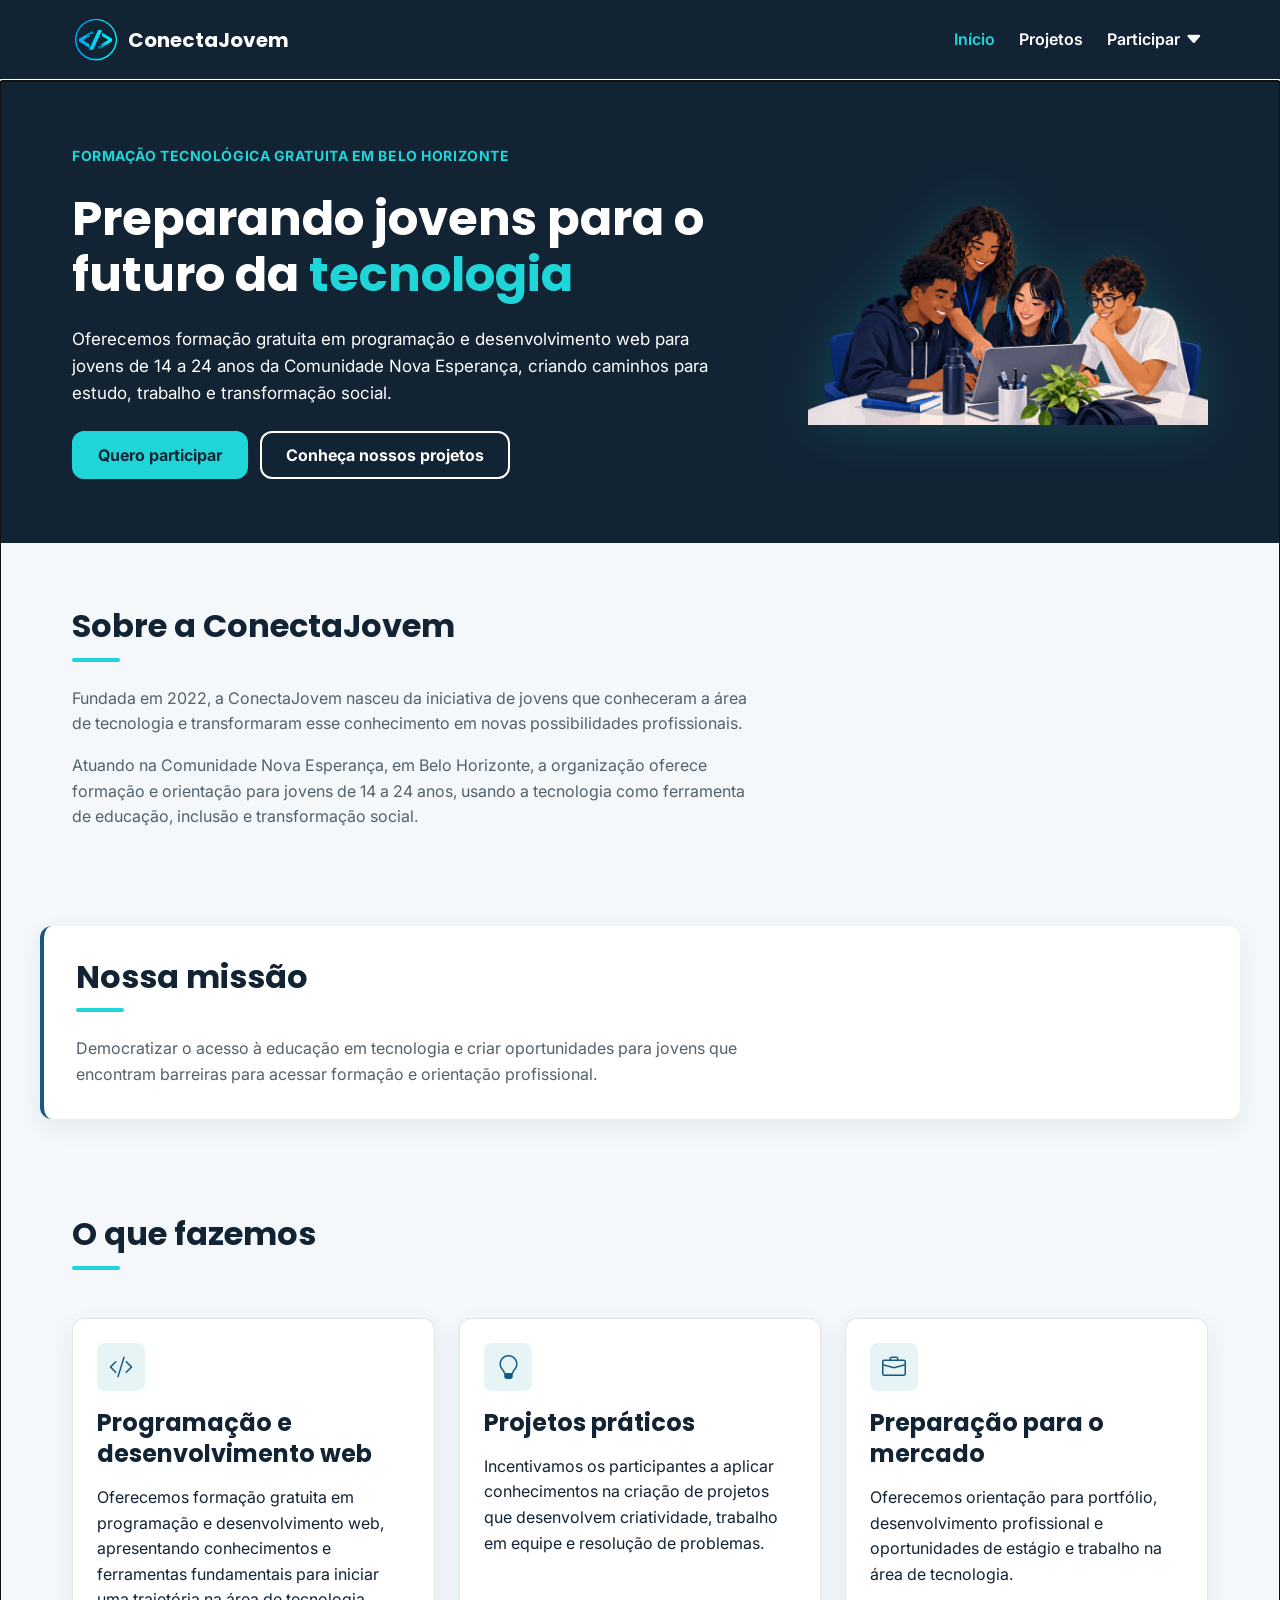
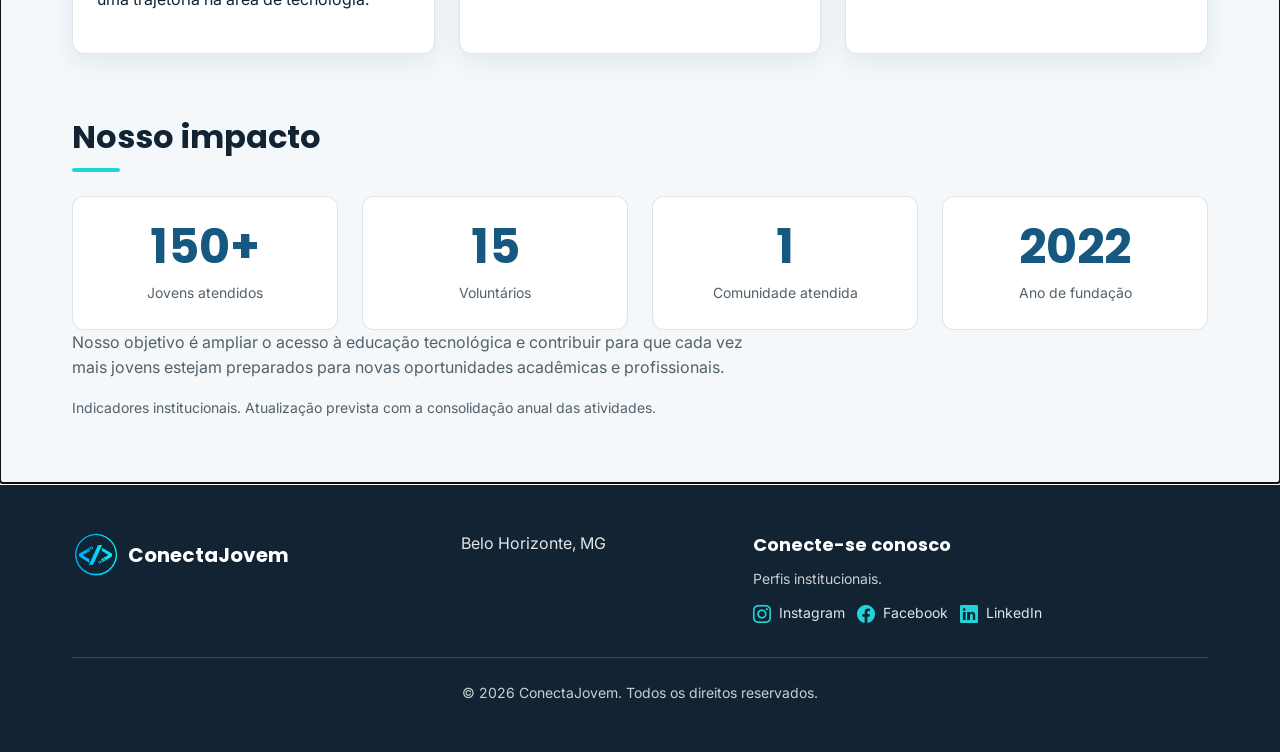
<file: index.html>
<!DOCTYPE html><html lang="pt-BR"><head><meta charset="UTF-8"><meta name="viewport" content="width=device-width,initial-scale=1"><meta name="description" content="Formação tecnológica gratuita para jovens de 14 a 24 anos da Comunidade Nova Esperança, em Belo Horizonte."><meta name="theme-color" content="#122334"><title>Início | ConectaJovem</title><link rel="icon" type="image/png" href="imagens/logo/logo2.png"><link rel="preconnect" href="https://fonts.googleapis.com"><link rel="preconnect" href="https://fonts.gstatic.com" crossorigin><link href="https://fonts.googleapis.com/css2?family=Inter:wght@400;500;600&family=Poppins:wght@600;700&display=swap" rel="stylesheet"><link rel="stylesheet" href="https://cdn.jsdelivr.net/npm/bootstrap-icons@1.13.1/font/bootstrap-icons.min.css"><link rel="stylesheet" href="css/style.css"></head><body><a class="pular-conteudo" href="#conteudo-principal">Pular para o conteúdo principal</a><header class="cabecalho"><div class="cabecalho-conteudo container"><a class="logo" href="#/inicio" aria-label="ConectaJovem - página inicial"><img src="imagens/logo/logo2.png" alt="" width="48" height="48"> <span>ConectaJovem</span> </a><button class="menu-toggle" type="button" aria-expanded="false" aria-controls="menu-principal" aria-label="Abrir menu"><span></span><span></span><span></span></button><nav class="menu" id="menu-principal" aria-label="Navegação principal"><ul><li><a href="#/inicio" aria-current="page">Início</a></li><li><a href="#/projetos">Projetos</a></li><li class="menu-item-dropdown"><span class="menu-item-label">Participar</span><button class="menu-submenu-toggle" type="button" aria-expanded="false" aria-controls="submenu-participar" aria-label="Abrir submenu Participar"><i class="bi bi-caret-down-fill" aria-hidden="true"></i></button><ul class="submenu" id="submenu-participar"><li><a href="#/inscricao">Inscrição</a></li><li><a href="#/voluntariado">Voluntário</a></li><li><a href="#/apoio">Apoiador</a></li></ul></li></ul></nav></div></header><main id="conteudo-principal" tabindex="-1"><div class="container"><p role="status">Carregando conteúdo...</p><noscript>Ative o JavaScript para navegar nesta aplicação.</noscript></div></main><footer class="rodape"><div class="rodape-conteudo container"><a class="logo" href="#/inicio" aria-label="ConectaJovem - página inicial"><img src="imagens/logo/logo2.png" alt="" width="48" height="48" loading="lazy" decoding="async"><span>ConectaJovem</span></a><address class="localizacao">Belo Horizonte, MG</address><div class="rodape-contato"><h2>Conecte-se conosco</h2><p>Perfis institucionais.</p><div class="redes-sociais" aria-label="Redes sociais"><span class="rede-social"><i class="bi bi-instagram" aria-hidden="true"></i>Instagram</span><span class="rede-social"><i class="bi bi-facebook" aria-hidden="true"></i>Facebook</span><span class="rede-social"><i class="bi bi-linkedin" aria-hidden="true"></i>LinkedIn</span></div></div><p class="direitos">&copy; 2026 ConectaJovem. Todos os direitos reservados.</p></div></footer><script src="js/menu.js"></script><script type="module" src="js/app.js"></script></body></html>
</file>
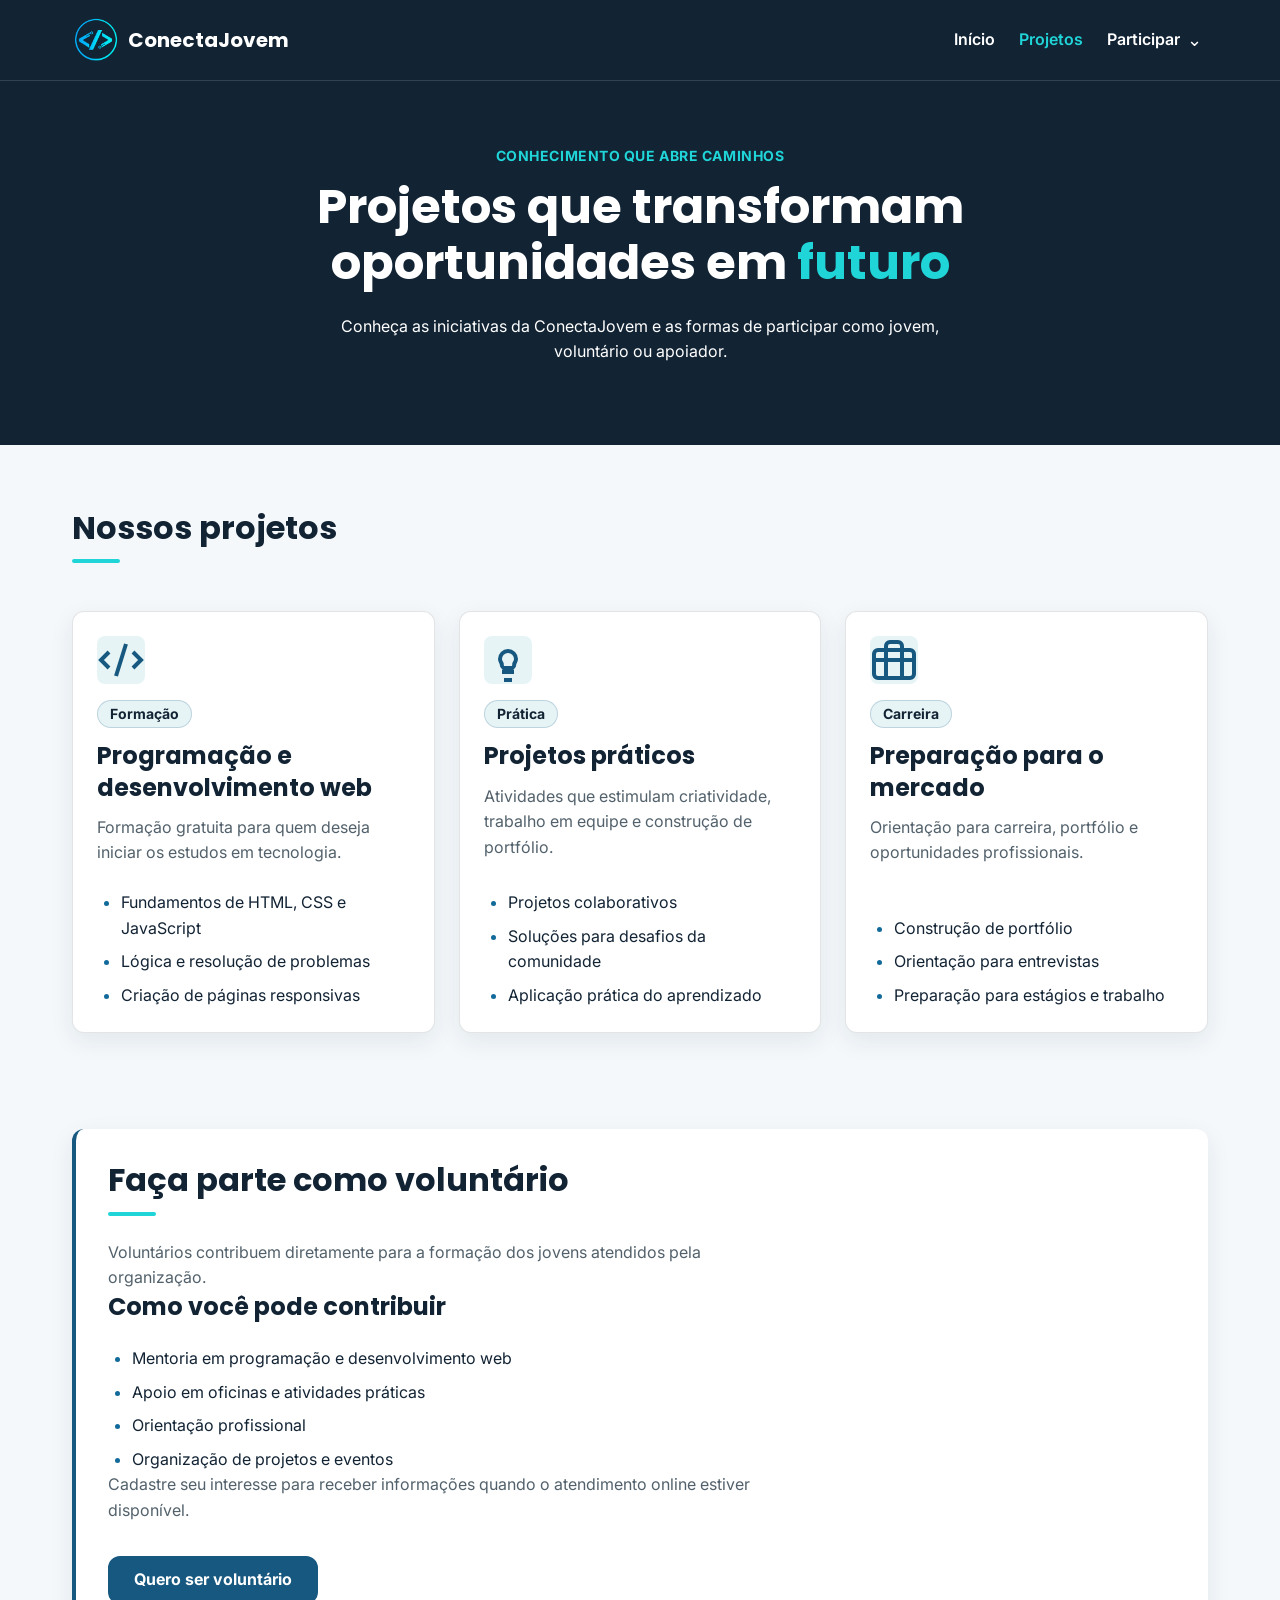
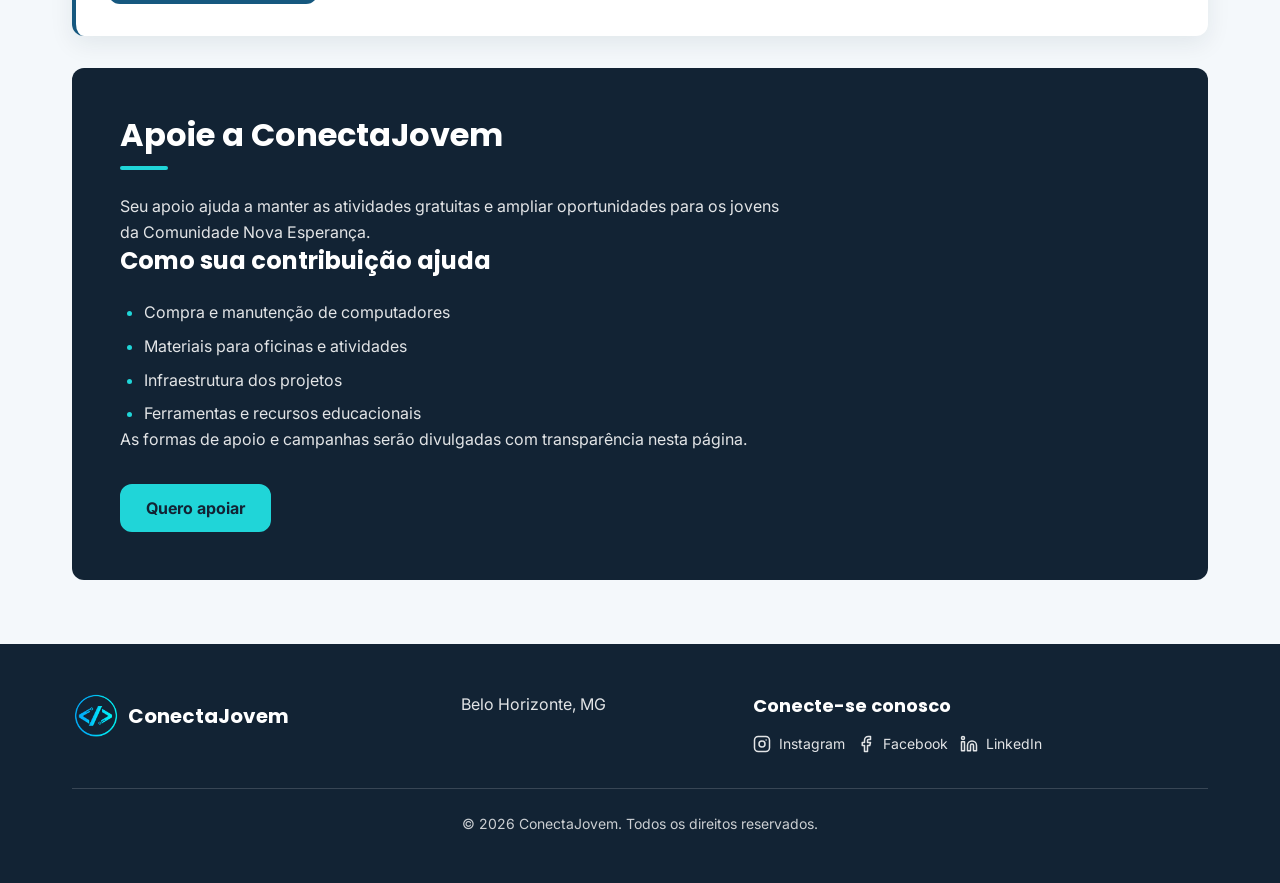
<file: projetos.html>
<!DOCTYPE html>
<html lang="pt-BR">

<head>
    <meta charset="UTF-8">
    <meta name="viewport" content="width=device-width, initial-scale=1.0">
    <meta name="description"
        content="Conheça os projetos, oportunidades de voluntariado e formas de apoiar a ConectaJovem.">
    <meta name="theme-color" content="#122334">
    <title>Projetos | ConectaJovem</title>
    <link rel="preconnect" href="https://fonts.googleapis.com">
    <link rel="preconnect" href="https://fonts.gstatic.com" crossorigin>
    <link
        href="https://fonts.googleapis.com/css2?family=Inter:wght@400;500;600&family=Poppins:wght@600;700&display=swap"
        rel="stylesheet">
    <link rel="stylesheet" href="css/style.css">
</head>

<body>
    <a class="pular-conteudo" href="#conteudo">Pular para o conteúdo principal</a>
    <header class="cabecalho">
        <div class="cabecalho-conteudo container">
            <a class="logo" href="index.html" aria-label="ConectaJovem - página inicial"><img src="src/logo/logo2.png"
                    alt="" width="48" height="48"><span>ConectaJovem</span></a>
            <button class="menu-toggle" type="button" aria-expanded="false" aria-controls="menu-principal" aria-label="Abrir menu"><span></span><span></span><span></span></button>
            <nav class="menu" id="menu-principal" aria-label="Navegação principal">
                <ul>
                    <li><a href="index.html">Início</a></li>
                    <li><a href="projetos.html" aria-current="page">Projetos</a></li>
                    <li class="menu-item-dropdown"><a class="menu-item-link" href="cadastro.html">Participar</a><button class="menu-submenu-toggle" type="button" aria-expanded="false" aria-controls="submenu-participar" aria-label="Abrir submenu Participar">⌄</button><ul class="submenu" id="submenu-participar"><li><a href="cadastro.html#jovem">Jovem</a></li><li><a href="cadastro.html#voluntario">Voluntário</a></li><li><a href="cadastro.html#apoiador">Apoiador</a></li></ul></li>
                </ul>
            </nav>
        </div>
    </header>
    <main id="conteudo" tabindex="-1">
        <section class="hero hero-projetos" aria-labelledby="titulo-projetos">
            <div class="container hero-content">
                <p class="hero-chamada">Conhecimento que abre caminhos</p>
                <h1 class="titulo-principal" id="titulo-projetos">Projetos que transformam oportunidades em <span
                        class="titulo-destaque">futuro</span></h1>
                <p>Conheça as iniciativas da ConectaJovem e as formas de participar como jovem, voluntário ou apoiador.
                </p>
            </div>
        </section>
        <div class="container">
            <section class="projetos" aria-labelledby="lista-projetos">
                <h2 id="lista-projetos">Nossos projetos</h2>
                <article class="card"><span class="card-icone" aria-hidden="true"><svg viewBox="0 0 24 24" fill="none"
                            stroke="currentColor" stroke-width="2">
                            <path d="m18 16 4-4-4-4" />
                            <path d="m6 8-4 4 4 4" />
                            <path d="m14.5 4-5 16" />
                        </svg></span>
                    <span class="badge">Formação</span>
                    <h3>Programação e desenvolvimento web</h3>
                    <p>Formação gratuita para quem deseja iniciar os estudos em tecnologia.</p>
                    <ul>
                        <li>Fundamentos de HTML, CSS e JavaScript</li>
                        <li>Lógica e resolução de problemas</li>
                        <li>Criação de páginas responsivas</li>
                    </ul>
                </article>
                <article class="card"><span class="card-icone" aria-hidden="true"><svg viewBox="0 0 24 24" fill="none"
                            stroke="currentColor" stroke-width="2">
                            <path d="M9 18h6" />
                            <path d="M10 22h4" />
                            <path
                                d="M15.1 14c.2-.7.9-1.3.9-2.5a4 4 0 0 0-8 0c0 1.2.7 1.8.9 2.5A2 2 0 0 0 9.8 16h4.4a2 2 0 0 0 .9-2Z" />
                        </svg></span>
                    <span class="badge">Prática</span>
                    <h3>Projetos práticos</h3>
                    <p>Atividades que estimulam criatividade, trabalho em equipe e construção de portfólio.</p>
                    <ul>
                        <li>Projetos colaborativos</li>
                        <li>Soluções para desafios da comunidade</li>
                        <li>Aplicação prática do aprendizado</li>
                    </ul>
                </article>
                <article class="card"><span class="card-icone" aria-hidden="true"><svg viewBox="0 0 24 24" fill="none"
                            stroke="currentColor" stroke-width="2">
                            <rect width="20" height="14" x="2" y="7" rx="2" />
                            <path d="M16 21V5a2 2 0 0 0-2-2h-4a2 2 0 0 0-2 2v16" />
                            <path d="M2 12h20" />
                        </svg></span>
                    <span class="badge">Carreira</span>
                    <h3>Preparação para o mercado</h3>
                    <p>Orientação para carreira, portfólio e oportunidades profissionais.</p>
                    <ul>
                        <li>Construção de portfólio</li>
                        <li>Orientação para entrevistas</li>
                        <li>Preparação para estágios e trabalho</li>
                    </ul>
                </article>
            </section>
            <section class="voluntario" aria-labelledby="voluntario-titulo">
                <h2 id="voluntario-titulo">Faça parte como voluntário</h2>
                <p>Voluntários contribuem diretamente para a formação dos jovens atendidos pela organização.</p>
                <h3>Como você pode contribuir</h3>
                <ul>
                    <li>Mentoria em programação e desenvolvimento web</li>
                    <li>Apoio em oficinas e atividades práticas</li>
                    <li>Orientação profissional</li>
                    <li>Organização de projetos e eventos</li>
                </ul>
                <p>Cadastre seu interesse para receber informações quando o atendimento online estiver disponível.</p><a
                    class="botao" href="cadastro.html#cadastro-interesse">Quero ser voluntário</a>
            </section>
            <section class="doacoes" aria-labelledby="doacoes-titulo">
                <h2 id="doacoes-titulo">Apoie a ConectaJovem</h2>
                <p>Seu apoio ajuda a manter as atividades gratuitas e ampliar oportunidades para os jovens da Comunidade
                    Nova Esperança.</p>
                <h3>Como sua contribuição ajuda</h3>
                <ul>
                    <li>Compra e manutenção de computadores</li>
                    <li>Materiais para oficinas e atividades</li>
                    <li>Infraestrutura dos projetos</li>
                    <li>Ferramentas e recursos educacionais</li>
                </ul>
                <p>As formas de apoio e campanhas serão divulgadas com transparência nesta página.</p><a class="botao"
                    href="cadastro.html#cadastro-interesse">Quero apoiar</a>
            </section>
        </div>
    </main>
    <footer class="rodape">
        <div class="rodape-conteudo container">
            <a class="logo" href="index.html" aria-label="ConectaJovem - página inicial">
                <img src="src/logo/logo2.png" alt="" width="48" height="48">
                <span>ConectaJovem</span>
            </a>
            <address class="localizacao">Belo Horizonte, MG</address>
            <div class="rodape-contato">
                <h2>Conecte-se conosco</h2>
                <div class="redes-sociais" role="group" aria-label="Redes sociais, perfis em breve">
                    <span class="rede-social">
                        <svg aria-hidden="true" focusable="false" width="18" height="18" viewBox="0 0 24 24" fill="none"
                            stroke="currentColor" stroke-width="2" stroke-linecap="round" stroke-linejoin="round">
                            <rect x="2" y="2" width="20" height="20" rx="5" />
                            <circle cx="12" cy="12" r="4" />
                            <path d="M17.5 6.5h.01" />
                        </svg>
                        Instagram
                    </span>
                    <span class="rede-social">
                        <svg aria-hidden="true" focusable="false" width="18" height="18" viewBox="0 0 24 24" fill="none"
                            stroke="currentColor" stroke-width="2" stroke-linecap="round" stroke-linejoin="round">
                            <path d="M18 2h-3a5 5 0 0 0-5 5v3H7v4h3v8h4v-8h3l1-4h-4V7a1 1 0 0 1 1-1h3z" />
                        </svg>
                        Facebook
                    </span>
                    <span class="rede-social">
                        <svg aria-hidden="true" focusable="false" width="18" height="18" viewBox="0 0 24 24" fill="none"
                            stroke="currentColor" stroke-width="2" stroke-linecap="round" stroke-linejoin="round">
                            <path d="M16 8a6 6 0 0 1 6 6v7h-4v-7a2 2 0 0 0-4 0v7h-4v-7a6 6 0 0 1 6-6z" />
                            <rect x="2" y="9" width="4" height="12" />
                            <circle cx="4" cy="4" r="2" />
                        </svg>
                        LinkedIn
                    </span>
                </div>
            </div>
            <p class="direitos">&copy; 2026 ConectaJovem. Todos os direitos reservados.</p>
        </div>
    </footer>
    <script src="js/menu.js"></script>
</body>

</html>
</file>
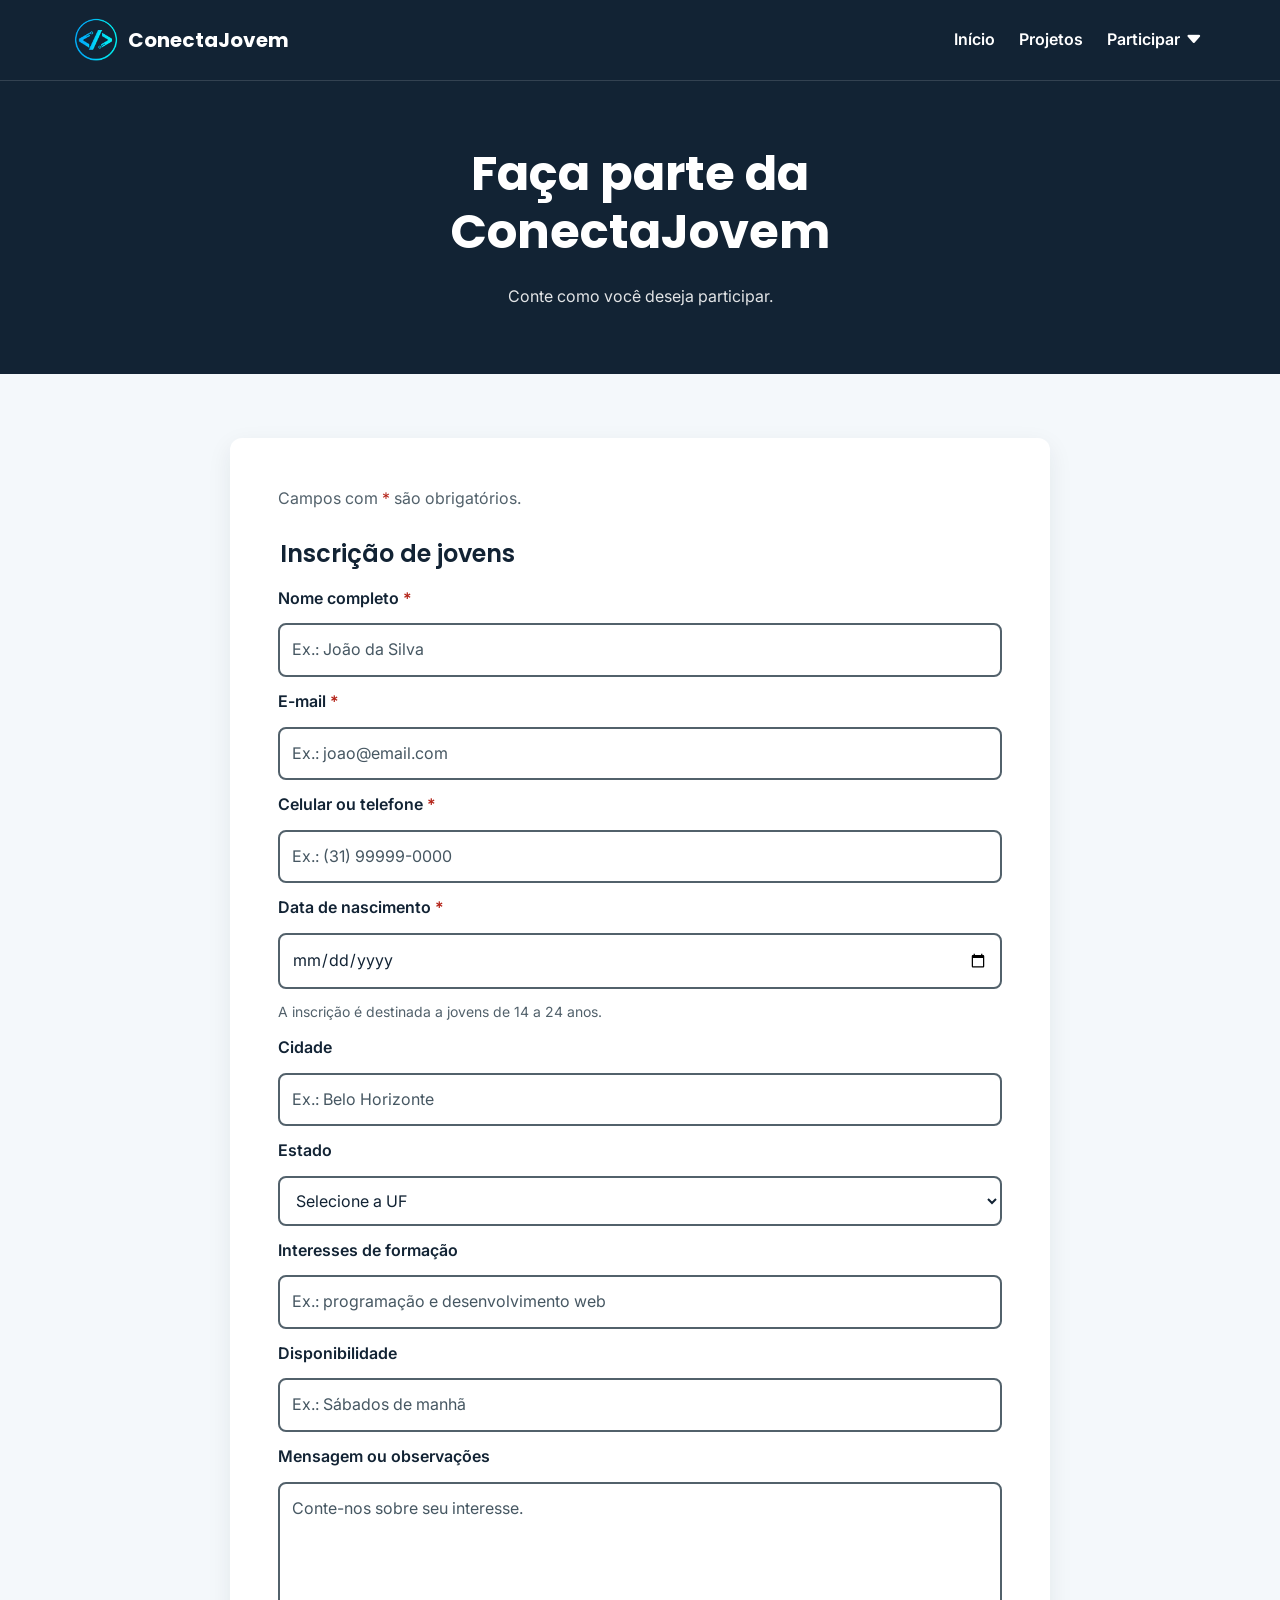
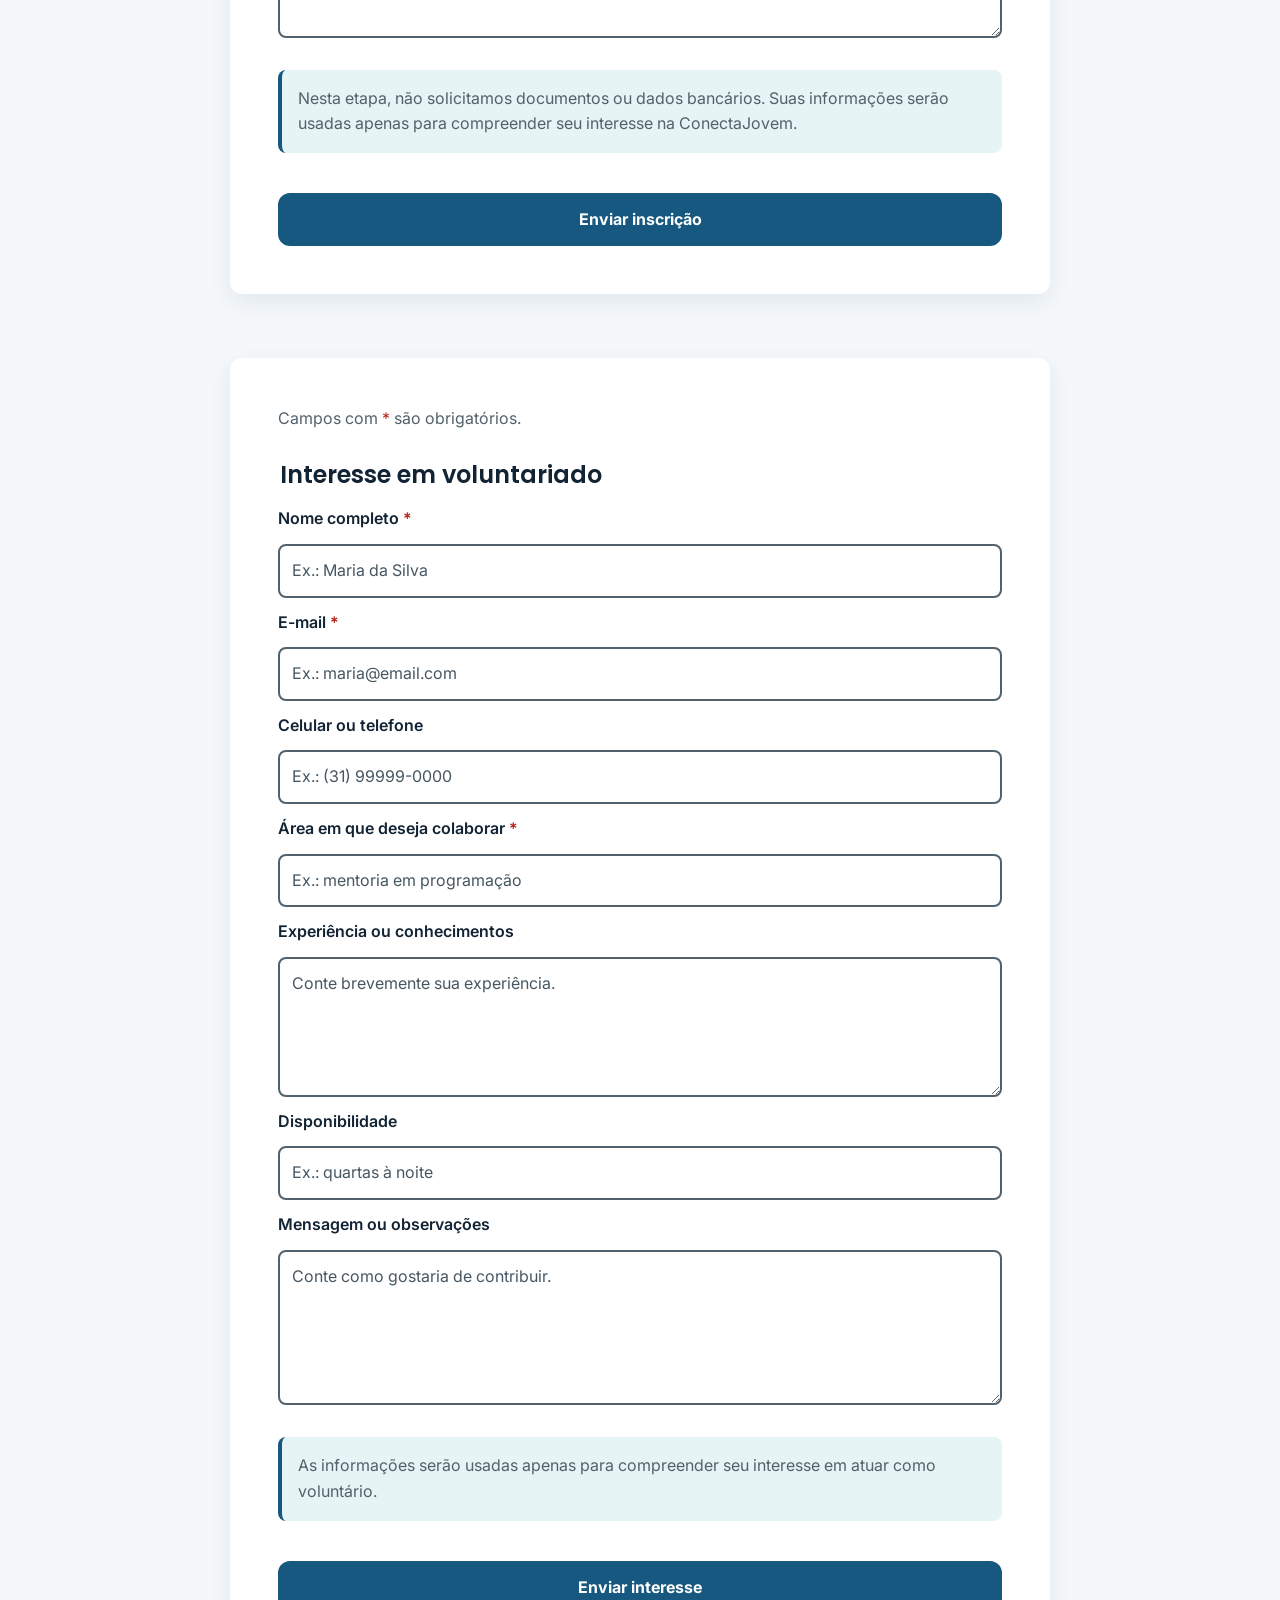
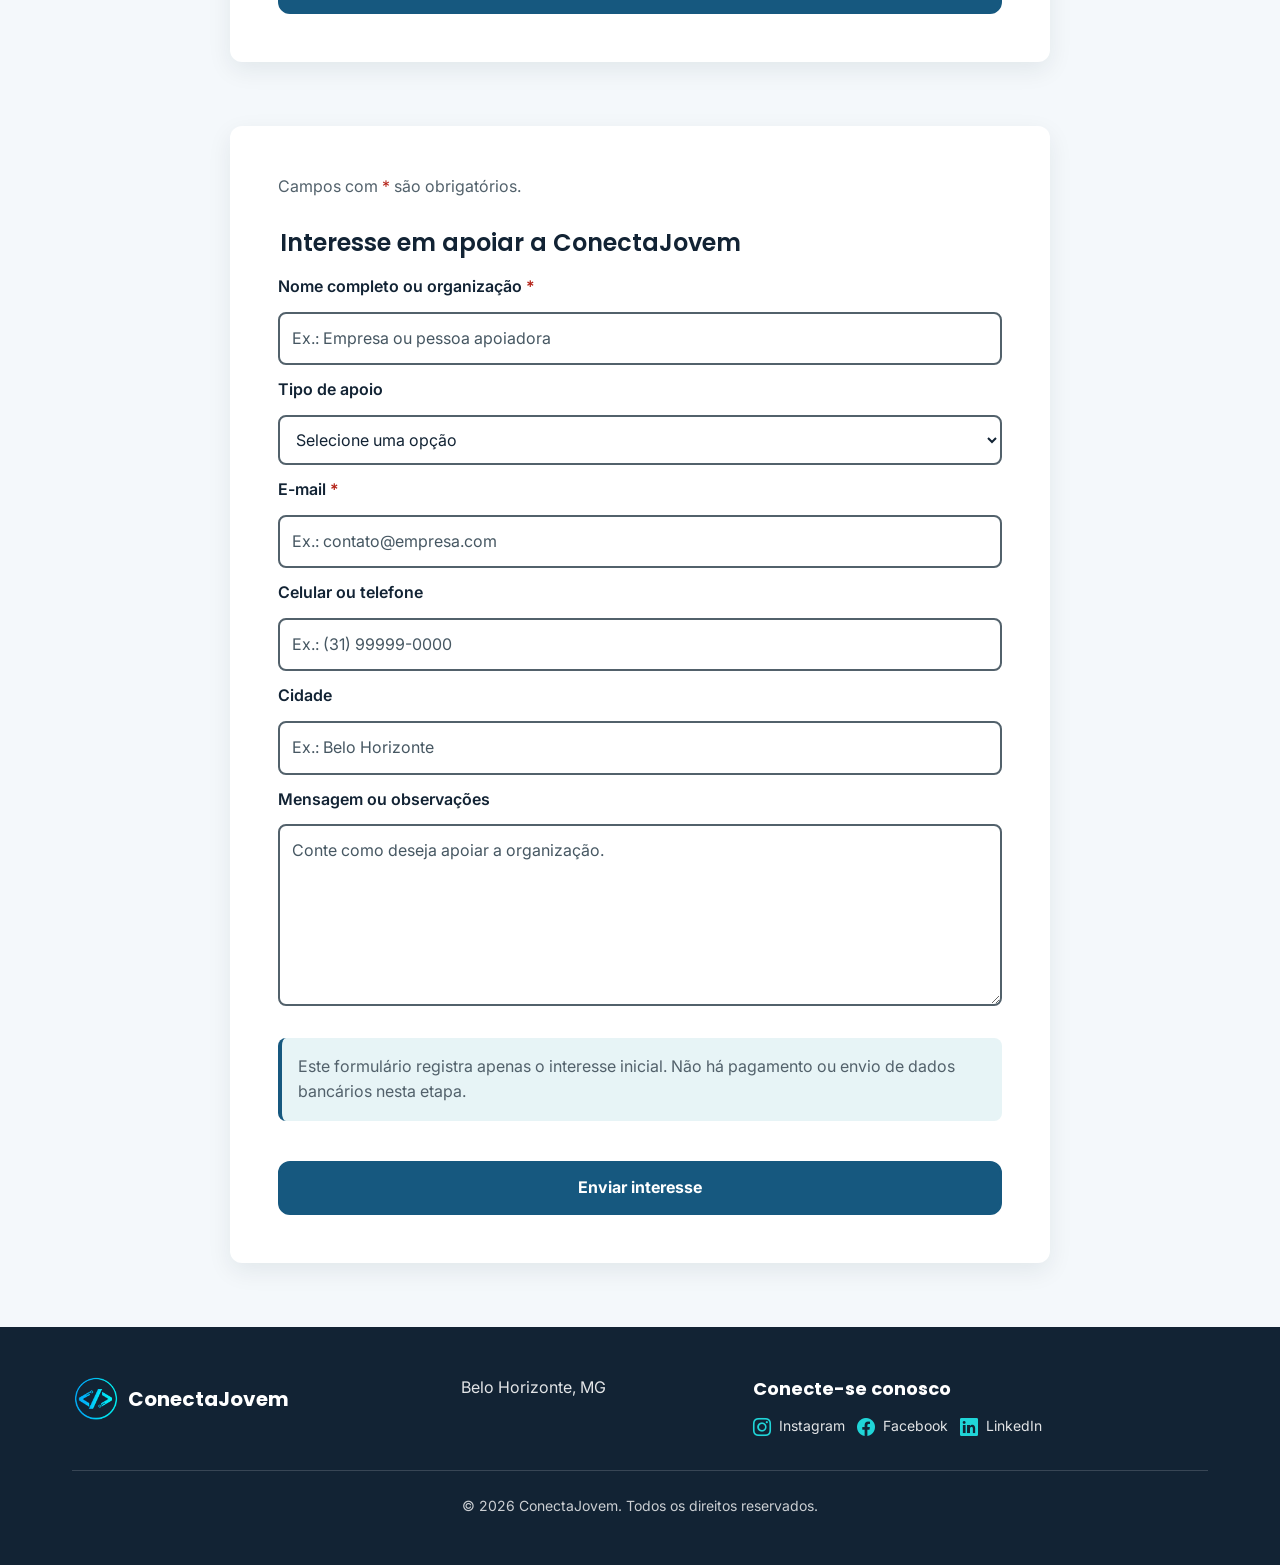
<file: html/cadastro.html>
<!DOCTYPE html>
<html lang="pt-BR">

<head>
    <meta charset="UTF-8">
    <meta name="viewport" content="width=device-width, initial-scale=1.0">
    <meta name="description" content="Manifeste interesse em participar, ser voluntário ou apoiar a ConectaJovem.">
    <meta name="theme-color" content="#122334">
    <title>Participar | ConectaJovem</title>
    <link rel="preconnect" href="https://fonts.googleapis.com">
    <link rel="preconnect" href="https://fonts.gstatic.com" crossorigin>
    <link
        href="https://fonts.googleapis.com/css2?family=Inter:wght@400;500;600&family=Poppins:wght@600;700&display=swap"
        rel="stylesheet">
    <link rel="stylesheet" href="https://cdn.jsdelivr.net/npm/bootstrap-icons@1.13.1/font/bootstrap-icons.min.css">
    <link rel="stylesheet" href="../css/style.css">
</head>

<body>
    <a class="pular-conteudo" href="#conteudo">Pular para o conteúdo principal</a>
    <header class="cabecalho">
        <div class="cabecalho-conteudo container">
            <a class="logo" href="../index.html" aria-label="ConectaJovem - página inicial"><img
                    src="../imagens/logo/logo2.png" alt="" width="48" height="48"><span>ConectaJovem</span></a>
            <button class="menu-toggle" type="button" aria-expanded="false" aria-controls="menu-principal"
                aria-label="Abrir menu"><span></span><span></span><span></span></button>
            <nav class="menu" id="menu-principal" aria-label="Navegação principal">
                <ul>
                    <li><a href="../index.html">Início</a></li>
                    <li><a href="projetos.html">Projetos</a></li>
                    <li class="menu-item-dropdown"><span class="menu-item-label">Participar</span><button
                            class="menu-submenu-toggle" type="button" aria-expanded="false"
                            aria-controls="submenu-participar" aria-label="Abrir submenu Participar"><i
                                class="bi bi-caret-down-fill" aria-hidden="true"></i></button>
                        <ul class="submenu" id="submenu-participar">
                            <li><a href="cadastro.html#form-participante">Inscrição</a></li>
                            <li><a href="cadastro.html#form-voluntario">Voluntário</a></li>
                            <li><a href="cadastro.html#form-apoiador">Apoiador</a></li>
                        </ul>
                    </li>
                </ul>
            </nav>
        </div>
    </header>
    <main id="conteudo" tabindex="-1">
        <section class="apresentacao-cadastro" aria-labelledby="titulo-cadastro">
            <div class="container">
                <h1 id="titulo-cadastro">Faça parte da ConectaJovem</h1>
                <p>Conte como você deseja participar.</p>
            </div>
        </section>
        <div class="container">
            <form class="formulario-cadastro" id="form-participante" aria-describedby="status-participante">
                <p>Campos com <span class="obrigatorio" aria-hidden="true">*</span> são obrigatórios.</p>
                <fieldset>
                    <legend>Inscrição de jovens</legend>
                    <label for="participante-nome">Nome completo <span class="obrigatorio"
                            aria-hidden="true">*</span></label>
                    <input type="text" id="participante-nome" name="nome" required minlength="3" maxlength="100"
                        autocomplete="name" placeholder="Ex.: João da Silva">
                    <label for="participante-email">E-mail <span class="obrigatorio" aria-hidden="true">*</span></label>
                    <input type="email" id="participante-email" name="email" required maxlength="100"
                        autocomplete="email" placeholder="Ex.: joao@email.com">
                    <label for="participante-telefone">Celular ou telefone <span class="obrigatorio"
                            aria-hidden="true">*</span></label>
                    <input type="tel" id="participante-telefone" name="telefone" required maxlength="20"
                        autocomplete="tel" inputmode="tel" placeholder="Ex.: (31) 99999-0000">
                    <label for="participante-nascimento">Data de nascimento <span class="obrigatorio"
                            aria-hidden="true">*</span></label>
                    <input type="date" id="participante-nascimento" name="nascimento" required autocomplete="bday">
                    <label for="participante-cidade">Cidade</label>
                    <input type="text" id="participante-cidade" name="cidade" maxlength="50"
                        autocomplete="address-level2" placeholder="Ex.: Belo Horizonte">
                    <label for="participante-estado">Estado</label>
                    <select id="participante-estado" name="estado" autocomplete="address-level1">
                        <option value="">Selecione a UF</option>
                        <option value="MG">Minas Gerais</option>
                        <option value="SP">São Paulo</option>
                        <option value="RJ">Rio de Janeiro</option>
                        <option value="ES">Espírito Santo</option>
                        <option value="outro">Outro</option>
                    </select>
                    <label for="participante-interesses">Interesses de formação</label>
                    <input type="text" id="participante-interesses" name="interesses" maxlength="150"
                        placeholder="Ex.: programação e desenvolvimento web">
                    <label for="participante-disponibilidade">Disponibilidade</label>
                    <input type="text" id="participante-disponibilidade" name="disponibilidade" maxlength="100"
                        placeholder="Ex.: Sábados de manhã">
                    <label for="participante-mensagem">Mensagem ou observações</label>
                    <textarea id="participante-mensagem" name="mensagem" rows="5" maxlength="500"
                        placeholder="Conte-nos sobre seu interesse."></textarea>
                </fieldset>
                <p class="aviso-privacidade">Nesta etapa, não solicitamos documentos ou dados bancários. Suas
                    informações serão usadas apenas para compreender seu interesse na ConectaJovem.</p>
                <p class="form-status" id="status-participante" role="status" aria-atomic="true"></p>
                <button type="submit">Enviar inscrição</button>
            </form>

            <form class="formulario-cadastro" id="form-voluntario" aria-describedby="status-voluntario">
                <p>Campos com <span class="obrigatorio" aria-hidden="true">*</span> são obrigatórios.</p>
                <fieldset>
                    <legend>Interesse em voluntariado</legend>
                    <label for="voluntario-nome">Nome completo <span class="obrigatorio"
                            aria-hidden="true">*</span></label>
                    <input type="text" id="voluntario-nome" name="nome" required minlength="3" maxlength="100"
                        autocomplete="name" placeholder="Ex.: Maria da Silva">
                    <label for="voluntario-email">E-mail <span class="obrigatorio" aria-hidden="true">*</span></label>
                    <input type="email" id="voluntario-email" name="email" required maxlength="100" autocomplete="email"
                        placeholder="Ex.: maria@email.com">
                    <label for="voluntario-telefone">Celular ou telefone</label>
                    <input type="tel" id="voluntario-telefone" name="telefone" maxlength="20" autocomplete="tel"
                        inputmode="tel" placeholder="Ex.: (31) 99999-0000">
                    <label for="voluntario-area">Área em que deseja colaborar <span class="obrigatorio"
                            aria-hidden="true">*</span></label>
                    <input type="text" id="voluntario-area" name="area" required maxlength="100"
                        placeholder="Ex.: mentoria em programação">
                    <label for="voluntario-experiencia">Experiência ou conhecimentos</label>
                    <textarea id="voluntario-experiencia" name="experiencia" rows="4" maxlength="500"
                        placeholder="Conte brevemente sua experiência."></textarea>
                    <label for="voluntario-disponibilidade">Disponibilidade</label>
                    <input type="text" id="voluntario-disponibilidade" name="disponibilidade" maxlength="100"
                        placeholder="Ex.: quartas à noite">
                    <label for="voluntario-mensagem">Mensagem ou observações</label>
                    <textarea id="voluntario-mensagem" name="mensagem" rows="5" maxlength="500"
                        placeholder="Conte como gostaria de contribuir."></textarea>
                </fieldset>
                <p class="aviso-privacidade">As informações serão usadas apenas para compreender seu interesse em atuar
                    como voluntário.</p>
                <p class="form-status" id="status-voluntario" role="status" aria-atomic="true"></p>
                <button type="submit">Enviar interesse</button>
            </form>

            <form class="formulario-cadastro" id="form-apoiador" aria-describedby="status-apoiador">
                <p>Campos com <span class="obrigatorio" aria-hidden="true">*</span> são obrigatórios.</p>
                <fieldset>
                    <legend>Interesse em apoiar a ConectaJovem</legend>
                    <label for="apoiador-nome">Nome completo ou organização <span class="obrigatorio"
                            aria-hidden="true">*</span></label>
                    <input type="text" id="apoiador-nome" name="nome" required minlength="3" maxlength="120"
                        autocomplete="name" placeholder="Ex.: Empresa ou pessoa apoiadora">
                    <label for="apoiador-tipo">Tipo de apoio</label>
                    <select id="apoiador-tipo" name="tipo-apoio">
                        <option value="">Selecione uma opção</option>
                        <option value="financeiro">Apoio financeiro</option>
                        <option value="equipamentos">Computadores e equipamentos</option>
                        <option value="materiais">Materiais para oficinas</option>
                        <option value="parceria">Parceria institucional</option>
                        <option value="outro">Outro</option>
                    </select>
                    <label for="apoiador-email">E-mail <span class="obrigatorio" aria-hidden="true">*</span></label>
                    <input type="email" id="apoiador-email" name="email" required maxlength="100" autocomplete="email"
                        placeholder="Ex.: contato@empresa.com">
                    <label for="apoiador-telefone">Celular ou telefone</label>
                    <input type="tel" id="apoiador-telefone" name="telefone" maxlength="20" autocomplete="tel"
                        inputmode="tel" placeholder="Ex.: (31) 99999-0000">
                    <label for="apoiador-cidade">Cidade</label>
                    <input type="text" id="apoiador-cidade" name="cidade" maxlength="50" autocomplete="address-level2"
                        placeholder="Ex.: Belo Horizonte">
                    <label for="apoiador-mensagem">Mensagem ou observações</label>
                    <textarea id="apoiador-mensagem" name="mensagem" rows="6" maxlength="600"
                        placeholder="Conte como deseja apoiar a organização."></textarea>
                </fieldset>
                <p class="aviso-privacidade">Este formulário registra apenas o interesse inicial. Não há pagamento ou
                    envio de dados bancários nesta etapa.</p>
                <p class="form-status" id="status-apoiador" role="status" aria-atomic="true"></p>
                <button type="submit">Enviar interesse</button>
            </form>
        </div>
    </main>
    <footer class="rodape">
        <div class="rodape-conteudo container">
            <a class="logo" href="../index.html" aria-label="ConectaJovem - página inicial">
                <img src="../imagens/logo/logo2.png" alt="" width="48" height="48">
                <span>ConectaJovem</span>
            </a>
            <address class="localizacao">Belo Horizonte, MG</address>
            <div class="rodape-contato">
                <h2>Conecte-se conosco</h2>
                <div class="redes-sociais" role="group" aria-label="Redes sociais, perfis em breve">
                    <span class="rede-social">
                        <i class="bi bi-instagram" aria-hidden="true"></i>
                        Instagram
                    </span>
                    <span class="rede-social">
                        <i class="bi bi-facebook" aria-hidden="true"></i>
                        Facebook
                    </span>
                    <span class="rede-social">
                        <i class="bi bi-linkedin" aria-hidden="true"></i>
                        LinkedIn
                    </span>
                </div>
            </div>
            <p class="direitos">&copy; 2026 ConectaJovem. Todos os direitos reservados.</p>
        </div>
    </footer>
    <script type="module">
        import { iniciarFormularios } from "../js/cadastro.js";

        iniciarFormularios();
    </script>
    <script src="../js/menu.js"></script>
</body>

</html>
</file>
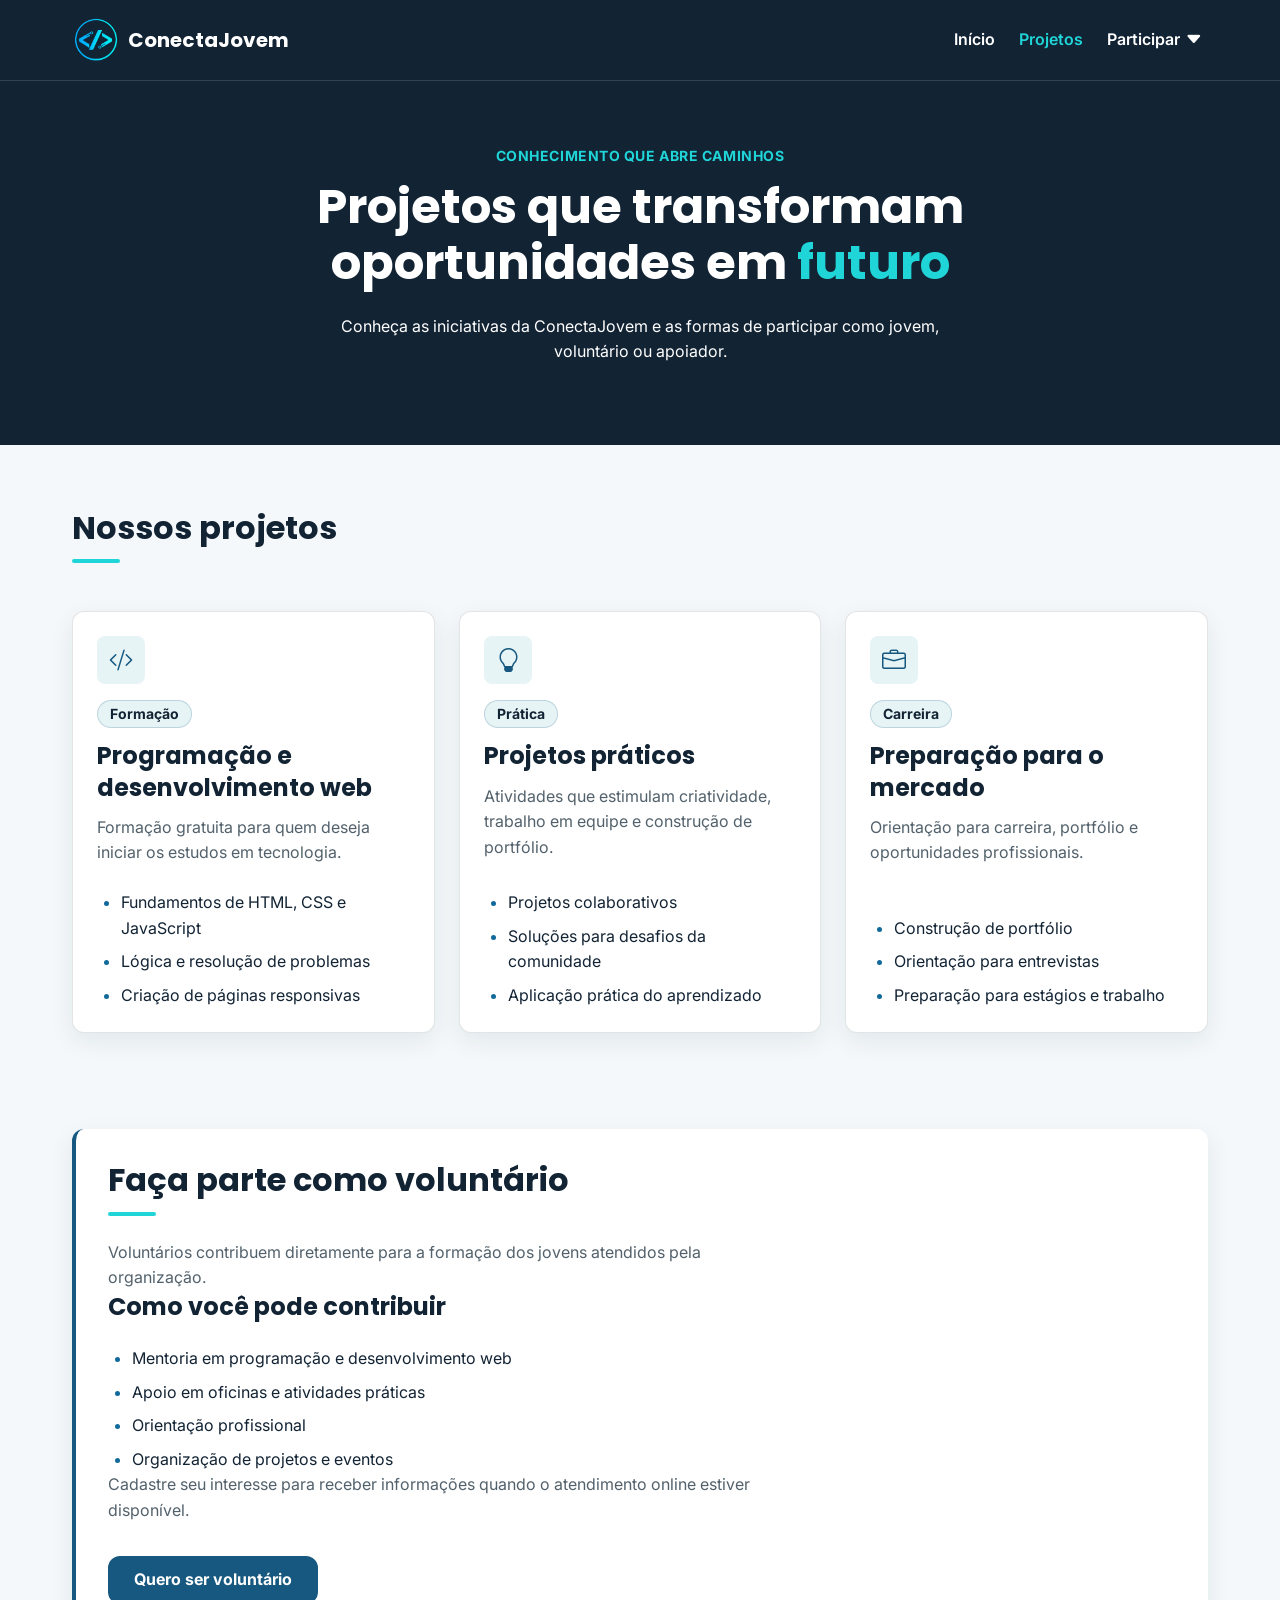
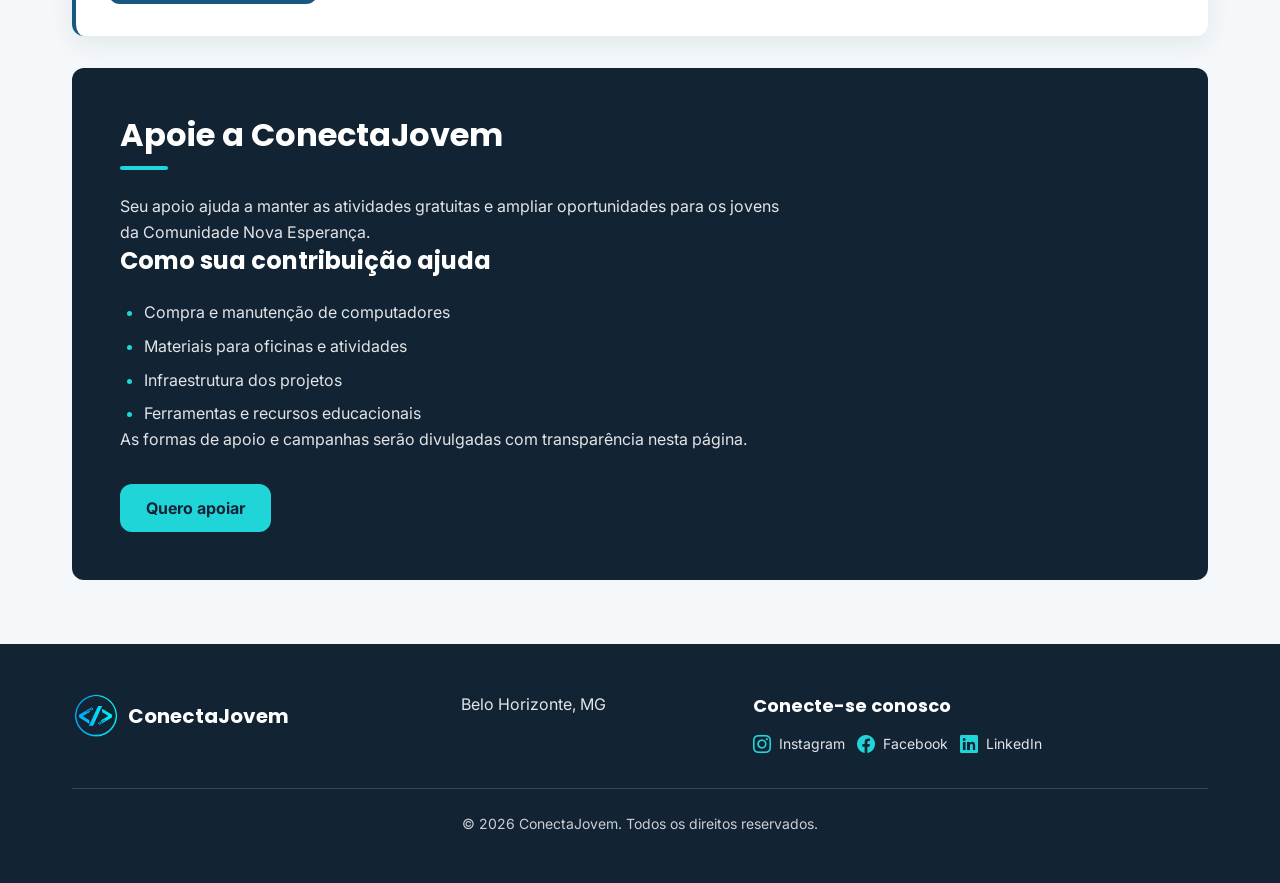
<file: html/projetos.html>
<!DOCTYPE html>
<html lang="pt-BR">

<head>
    <meta charset="UTF-8">
    <meta name="viewport" content="width=device-width, initial-scale=1.0">
    <meta name="description"
        content="Conheça os projetos, oportunidades de voluntariado e formas de apoiar a ConectaJovem.">
    <meta name="theme-color" content="#122334">
    <title>Projetos | ConectaJovem</title>
    <link rel="preconnect" href="https://fonts.googleapis.com">
    <link rel="preconnect" href="https://fonts.gstatic.com" crossorigin>
    <link
        href="https://fonts.googleapis.com/css2?family=Inter:wght@400;500;600&family=Poppins:wght@600;700&display=swap"
        rel="stylesheet">
    <link rel="stylesheet" href="https://cdn.jsdelivr.net/npm/bootstrap-icons@1.13.1/font/bootstrap-icons.min.css">
    <link rel="stylesheet" href="../css/style.css">
</head>

<body>
    <a class="pular-conteudo" href="#conteudo">Pular para o conteúdo principal</a>
    <header class="cabecalho">
        <div class="cabecalho-conteudo container">
            <a class="logo" href="../index.html" aria-label="ConectaJovem - página inicial"><img
                    src="../imagens/logo/logo2.png" alt="" width="48" height="48"><span>ConectaJovem</span></a>
            <button class="menu-toggle" type="button" aria-expanded="false" aria-controls="menu-principal"
                aria-label="Abrir menu"><span></span><span></span><span></span></button>
            <nav class="menu" id="menu-principal" aria-label="Navegação principal">
                <ul>
                    <li><a href="../index.html">Início</a></li>
                    <li><a href="projetos.html" aria-current="page">Projetos</a></li>
                    <li class="menu-item-dropdown"><span class="menu-item-label">Participar</span><button
                            class="menu-submenu-toggle" type="button" aria-expanded="false"
                            aria-controls="submenu-participar" aria-label="Abrir submenu Participar"><i
                                class="bi bi-caret-down-fill" aria-hidden="true"></i></button>
                        <ul class="submenu" id="submenu-participar">
                            <li><a href="cadastro.html#form-participante">Inscrição</a></li>
                            <li><a href="cadastro.html#form-voluntario">Voluntário</a></li>
                            <li><a href="cadastro.html#form-apoiador">Apoiador</a></li>
                        </ul>
                    </li>
                </ul>
            </nav>
        </div>
    </header>
    <main id="conteudo" tabindex="-1">
        <section class="hero hero-projetos" aria-labelledby="titulo-projetos">
            <div class="container hero-content">
                <p class="hero-chamada">Conhecimento que abre caminhos</p>
                <h1 class="titulo-principal" id="titulo-projetos">Projetos que transformam oportunidades em <span
                        class="titulo-destaque">futuro</span></h1>
                <p>Conheça as iniciativas da ConectaJovem e as formas de participar como jovem, voluntário ou apoiador.
                </p>
            </div>
        </section>
        <div class="container">
            <section class="projetos" aria-labelledby="lista-projetos">
                <h2 id="lista-projetos">Nossos projetos</h2>
                <article class="card"><span class="card-icone" aria-hidden="true"><i class="bi bi-code-slash"
                            aria-hidden="true"></i></span>
                    <span class="badge">Formação</span>
                    <h3>Programação e desenvolvimento web</h3>
                    <p>Formação gratuita para quem deseja iniciar os estudos em tecnologia.</p>
                    <ul>
                        <li>Fundamentos de HTML, CSS e JavaScript</li>
                        <li>Lógica e resolução de problemas</li>
                        <li>Criação de páginas responsivas</li>
                    </ul>
                </article>
                <article class="card"><span class="card-icone" aria-hidden="true"><i class="bi bi-lightbulb"
                            aria-hidden="true"></i></span>
                    <span class="badge">Prática</span>
                    <h3>Projetos práticos</h3>
                    <p>Atividades que estimulam criatividade, trabalho em equipe e construção de portfólio.</p>
                    <ul>
                        <li>Projetos colaborativos</li>
                        <li>Soluções para desafios da comunidade</li>
                        <li>Aplicação prática do aprendizado</li>
                    </ul>
                </article>
                <article class="card"><span class="card-icone" aria-hidden="true"><i class="bi bi-briefcase"
                            aria-hidden="true"></i></span>
                    <span class="badge">Carreira</span>
                    <h3>Preparação para o mercado</h3>
                    <p>Orientação para carreira, portfólio e oportunidades profissionais.</p>
                    <ul>
                        <li>Construção de portfólio</li>
                        <li>Orientação para entrevistas</li>
                        <li>Preparação para estágios e trabalho</li>
                    </ul>
                </article>
            </section>
            <section class="voluntario" aria-labelledby="voluntario-titulo">
                <h2 id="voluntario-titulo">Faça parte como voluntário</h2>
                <p>Voluntários contribuem diretamente para a formação dos jovens atendidos pela organização.</p>
                <h3>Como você pode contribuir</h3>
                <ul>
                    <li>Mentoria em programação e desenvolvimento web</li>
                    <li>Apoio em oficinas e atividades práticas</li>
                    <li>Orientação profissional</li>
                    <li>Organização de projetos e eventos</li>
                </ul>
                <p>Cadastre seu interesse para receber informações quando o atendimento online estiver disponível.</p><a
                    class="botao" href="cadastro.html#form-voluntario">Quero ser voluntário</a>
            </section>
            <section class="doacoes" aria-labelledby="doacoes-titulo">
                <h2 id="doacoes-titulo">Apoie a ConectaJovem</h2>
                <p>Seu apoio ajuda a manter as atividades gratuitas e ampliar oportunidades para os jovens da Comunidade
                    Nova Esperança.</p>
                <h3>Como sua contribuição ajuda</h3>
                <ul>
                    <li>Compra e manutenção de computadores</li>
                    <li>Materiais para oficinas e atividades</li>
                    <li>Infraestrutura dos projetos</li>
                    <li>Ferramentas e recursos educacionais</li>
                </ul>
                <p>As formas de apoio e campanhas serão divulgadas com transparência nesta página.</p><a class="botao"
                    href="cadastro.html#form-apoiador">Quero apoiar</a>
            </section>
        </div>
    </main>
    <footer class="rodape">
        <div class="rodape-conteudo container">
            <a class="logo" href="../index.html" aria-label="ConectaJovem - página inicial">
                <img src="../imagens/logo/logo2.png" alt="" width="48" height="48">
                <span>ConectaJovem</span>
            </a>
            <address class="localizacao">Belo Horizonte, MG</address>
            <div class="rodape-contato">
                <h2>Conecte-se conosco</h2>
                <div class="redes-sociais" role="group" aria-label="Redes sociais, perfis em breve">
                    <span class="rede-social">
                        <i class="bi bi-instagram" aria-hidden="true"></i>
                        Instagram
                    </span>
                    <span class="rede-social">
                        <i class="bi bi-facebook" aria-hidden="true"></i>
                        Facebook
                    </span>
                    <span class="rede-social">
                        <i class="bi bi-linkedin" aria-hidden="true"></i>
                        LinkedIn
                    </span>
                </div>
            </div>
            <p class="direitos">&copy; 2026 ConectaJovem. Todos os direitos reservados.</p>
        </div>
    </footer>
    <script src="../js/menu.js"></script>
</body>

</html>
</file>
<file: css/style.css>
:root{--cor-primaria:#16587f;--cor-primaria-escura:#122334;--cor-secundaria:#126a9b;--cor-destaque:#20d5d8;--cor-fundo:#f4f8fb;--cor-superficie:#ffffff;--cor-sucesso:#176b3a;--cor-fundo-sucesso:#edf7f0;--cor-fundo-erro:#fff1f0;--cor-texto-forte:#122334;--cor-texto-secundario:#52616b;--cor-borda:#52616b;--cor-erro:#b42318;--cor-foco:#0d7986;--font-titulos:"Poppins", sans-serif;--font-principal:"Inter", sans-serif;--texto-titulo-principal:clamp(2rem, 1.35rem + 2.4vw, 3rem);--texto-titulo-secao:clamp(1.5rem, 1.2rem + 1.2vw, 2rem);--texto-titulo-card:clamp(1.25rem, 1.1rem + 0.6vw, 1.5rem);--texto-comum:1rem;--texto-auxiliar:0.875rem;--space-1:0.25rem;--space-2:0.5rem;--space-3:0.75rem;--space-4:1rem;--space-5:1.5rem;--space-6:2rem;--space-7:3rem;--space-8:4rem;--raio:0.75rem;--sombra-card:0 8px 24px rgba(18, 35, 52, 0.08)}*{box-sizing:border-box}html{color-scheme:light}body{min-width:320px;margin:0;background:var(--cor-fundo);color:var(--cor-texto-forte);font-family:var(--font-principal);font-size:var(--texto-comum);line-height:1.6}img{display:block;max-width:100%}a{color:inherit}.container{width:min(100%,1200px);margin-inline:auto;padding-inline:var(--space-6)}.pular-conteudo{position:fixed;z-index:20;top:var(--space-2);left:var(--space-2);padding:var(--space-3) var(--space-4);background:var(--cor-superficie);color:var(--cor-primaria-escura);font-weight:700;text-decoration:none;transform:translateY(-150%)}.pular-conteudo:focus-visible{outline:3px solid var(--cor-foco);outline-offset:3px;transform:translateY(0)}.cabecalho,.rodape{background:var(--cor-primaria-escura);color:var(--cor-superficie)}.cabecalho{border-bottom:1px solid rgba(255,255,255,.14)}.cabecalho-conteudo{display:flex;align-items:center;justify-content:space-between;gap:var(--space-5);min-height:80px}.logo,.menu a{color:var(--cor-superficie);text-decoration:none}.logo{display:inline-flex;align-items:center;gap:var(--space-2);font-family:var(--font-titulos);font-size:1.25rem;font-weight:700;line-height:1.2}.logo img{width:48px;height:48px}.menu>ul{display:flex;flex-wrap:wrap;justify-content:flex-end;gap:var(--space-2) var(--space-5);margin:0;padding:0;list-style:none}.menu a{display:inline-block;padding:var(--space-2)0;font-weight:600}.menu a:hover,.menu a[aria-current=page]{color:var(--cor-destaque)}.menu-toggle,.submenu a{border-radius:var(--space-2)}.menu-toggle{display:none;width:44px;height:44px;align-items:center;justify-content:center;flex-direction:column;gap:5px;padding:0;border:1px solid rgba(255,255,255,.35);background:0 0;color:var(--cor-superficie);cursor:pointer}.menu-toggle span{display:block;width:21px;height:2px;border-radius:99px;background:currentColor}.menu-item-dropdown{position:relative;display:flex;align-items:center}.menu-item-label{display:inline-block;padding:var(--space-2)0;color:var(--cor-superficie);font-weight:600;white-space:nowrap}.menu-submenu-toggle{display:inline-flex;align-items:center;justify-content:center;width:28px;height:36px;padding:0;border:0;background:0 0;color:currentColor;cursor:pointer;font-size:1.1rem}.submenu{position:absolute;top:100%;right:0;z-index:10;display:none;min-width:190px;margin:0;padding:var(--space-2);border:1px solid rgba(255,255,255,.14);border-radius:var(--raio);background:var(--cor-primaria-escura);box-shadow:var(--sombra-card);list-style:none}.menu-item-dropdown.is-open>.submenu{display:grid}.submenu a{display:block;padding:var(--space-2) var(--space-3);white-space:nowrap}.submenu a:focus-visible,.submenu a:hover{background:rgba(255,255,255,.1)}a:focus-visible,button:focus-visible,input:focus-visible,select:focus-visible,textarea:focus-visible{outline:3px solid var(--cor-foco);outline-offset:3px}.cabecalho a:focus-visible,.rodape a:focus-visible{outline-color:var(--cor-destaque)}.botao:hover,.hero{background:var(--cor-primaria-escura)}.hero{padding-block:var(--space-8);color:var(--cor-superficie)}.hero-conteudo{display:grid;grid-template-columns:repeat(12,minmax(0,1fr));align-items:center;gap:clamp(var(--space-6),5vw,var(--space-8))}.hero-texto{grid-column:1/span 7;display:grid;justify-items:start;gap:var(--space-5)}.hero-chamada{margin:0;color:var(--cor-destaque);font-size:var(--texto-auxiliar);font-weight:700;letter-spacing:.04em;text-transform:uppercase}.titulo-principal{margin:0;font-family:var(--font-titulos);font-size:var(--texto-titulo-principal);line-height:1.15}.titulo-destaque{color:var(--cor-destaque)}.descricao{max-width:60ch;margin:0;font-size:1.0625rem}.hero-imagem picture{display:block}.hero-imagem img{display:block;width:100%;height:auto}.hero-imagem{width:100%;max-width:400px;min-width:0;grid-column:8/span 5;justify-self:end;filter:drop-shadow(0 0 28px rgba(32,213,216,.2))}.grupo-botoes{display:flex;flex-wrap:wrap;gap:var(--space-3)}.botao{display:inline-flex;align-items:center;justify-content:center;min-height:48px;padding:var(--space-3) var(--space-5);border:2px solid var(--cor-primaria);border-radius:var(--raio);background:var(--cor-primaria);color:var(--cor-superficie);font-weight:700;line-height:1.2;text-align:center;text-decoration:none;transition:background-color .2s ease,border-color .2s ease,transform .2s ease}.botao:hover{border-color:var(--cor-primaria-escura);transform:translateY(-2px)}.doacoes .botao,.hero .botao{border-color:var(--cor-destaque);background:var(--cor-destaque);color:var(--cor-primaria-escura)}.doacoes .botao:hover,.hero .botao:hover{border-color:var(--cor-superficie);background:var(--cor-superficie)}.hero .botao-secundario{border-color:var(--cor-superficie);background:0 0;color:var(--cor-superficie)}.hero .botao-secundario:hover{background:rgba(255,255,255,.12)}.atividades,.impacto,.projetos,.sobre{padding-block:var(--space-8)}.atividades>h2,.impacto h2,.missao h2,.projetos>h2,.sobre h2,.voluntario h2{margin:0 0 var(--space-5);color:var(--cor-primaria-escura);font-family:var(--font-titulos);font-size:var(--texto-titulo-secao);line-height:1.2}.doacoes h2{font-size:var(--texto-titulo-secao)}.apresentacao-cadastro h1,.doacoes h2{margin:0 0 var(--space-5);font-family:var(--font-titulos);line-height:1.2}.atividades>h2::after,.doacoes h2::after,.impacto h2::after,.missao h2::after,.projetos>h2::after,.sobre h2::after,.voluntario h2::after{display:block;width:48px;height:4px;margin-top:var(--space-3);border-radius:99px;background:var(--cor-destaque);content:""}.impacto>p,.missao p,.projetos .card p,.sobre p,.voluntario p{max-width:68ch;margin:0;color:var(--cor-texto-secundario)}.doacoes p{max-width:68ch;margin:0}.doacoes p+p,.impacto>p+p,.sobre p+p,.voluntario p+p{margin-top:var(--space-4)}.missao,.voluntario{margin-block:var(--space-6);padding:var(--space-6);border-left:4px solid var(--cor-primaria);border-radius:var(--raio);background:var(--cor-superficie);box-shadow:var(--sombra-card)}.atividades,.projetos{display:grid;grid-template-columns:repeat(12,minmax(0,1fr));gap:var(--space-5)}.atividades>h2,.projetos>h2{grid-column:1/-1}.card{grid-column:span 4;min-width:0;padding:var(--space-5);border:1px solid rgba(18,35,52,.12);border-radius:var(--raio);background:var(--cor-superficie);box-shadow:var(--sombra-card);transition:transform .2s ease,box-shadow .2s ease}.card:hover{box-shadow:0 14px 30px rgba(18,35,52,.14);transform:translateY(-4px)}.card-icone{display:inline-grid;width:48px;height:48px;place-items:center;margin-bottom:var(--space-4);border-radius:var(--space-2);background:#e7f4f6;color:var(--cor-primaria)}.card-icone .bi{justify-content:center;width:24px;height:24px;font-size:24px}.badge,.card-numero{margin-bottom:var(--space-3);font-size:var(--texto-auxiliar);font-weight:700}.badge,.card-icone .bi{display:inline-flex;align-items:center;line-height:1}.badge{align-self:flex-start;min-height:28px;padding-inline:var(--space-3);border:1px solid rgba(22,88,127,.2);border-radius:999px;background:#e7f4f6}.badge,.card h3,.voluntario h3{color:var(--cor-primaria-escura)}.card h3,.doacoes h3,.voluntario h3{margin:0 0 var(--space-3);font-family:var(--font-titulos);font-size:var(--texto-titulo-card);line-height:1.3}.card-numero{display:block;color:var(--cor-secundaria);letter-spacing:.12em}.projetos .card{display:flex;flex-direction:column}.doacoes ul,.projetos .card ul,.voluntario ul{display:grid;gap:var(--space-2);margin:var(--space-5)0 0;padding-left:var(--space-5)}.projetos .card ul{margin-top:auto;padding-top:var(--space-5)}.projetos li::marker,.voluntario li::marker{color:var(--cor-secundaria)}.impacto{padding-top:0}.indicadores{display:grid;grid-template-columns:repeat(12,minmax(0,1fr));gap:var(--space-5)}.indicador{grid-column:span 3;display:grid;gap:var(--space-2);min-width:0;padding:var(--space-5);border:1px solid rgba(18,35,52,.12);border-radius:var(--raio);background:var(--cor-superficie);text-align:center}.indicador strong{color:var(--cor-primaria);font-family:var(--font-titulos);font-size:var(--texto-titulo-principal);line-height:1.1}.indicador span,.texto-auxiliar{color:var(--cor-texto-secundario);font-size:var(--texto-auxiliar)}.apresentacao-cadastro,.hero-projetos{text-align:center}.apresentacao-cadastro>.container,.hero-projetos .hero-content{max-width:760px}.hero-projetos .hero-content,.hero-projetos p{margin-inline:auto}.hero-projetos .hero-chamada{margin-bottom:var(--space-3)}.hero-projetos .titulo-principal{margin-bottom:var(--space-5)}.hero-projetos p{max-width:65ch}.doacoes{margin-block:var(--space-6) var(--space-8);padding:var(--space-7);border-radius:var(--raio);background:var(--cor-primaria-escura)}.doacoes,.doacoes h2,.doacoes h3,.doacoes li,.doacoes p{color:var(--cor-superficie)}.doacoes li,.doacoes p{color:rgba(255,255,255,.88)}.doacoes li::marker{color:var(--cor-destaque)}.doacoes .botao,.voluntario .botao{margin-top:var(--space-6)}.apresentacao-cadastro{padding-block:var(--space-8);background:var(--cor-primaria-escura);color:var(--cor-superficie)}.apresentacao-cadastro h1{color:var(--cor-superficie);font-size:var(--texto-titulo-principal)}.apresentacao-cadastro p{max-width:65ch;margin:0 auto;color:rgba(255,255,255,.88)}.formulario-cadastro{max-width:820px;margin:var(--space-8) auto;padding:var(--space-7);border-radius:var(--raio);background:var(--cor-superficie);box-shadow:var(--sombra-card)}.formulario-cadastro>p{margin:0 0 var(--space-5);color:var(--cor-texto-secundario)}.formulario-cadastro fieldset{display:grid;min-width:0;gap:var(--space-3);margin:0;padding:var(--space-6)0;border:0;border-top:1px solid #c5d0d7}.formulario-cadastro fieldset:first-of-type{padding-top:0;border-top:0}.formulario-cadastro legend{max-width:100%;margin-bottom:var(--space-3);color:var(--cor-primaria-escura);font-family:var(--font-titulos);font-size:var(--texto-titulo-card);font-weight:600}.formulario-cadastro label{color:var(--cor-texto-forte);font-weight:600}.obrigatorio{color:var(--cor-erro)}.formulario-cadastro input:not([type=radio]):not([type=checkbox]),.formulario-cadastro select,.formulario-cadastro textarea{min-width:0;width:100%;min-height:48px;padding:var(--space-3);border:2px solid var(--cor-borda);border-radius:var(--space-2);background:var(--cor-superficie);color:var(--cor-texto-forte);font:inherit}.formulario-cadastro textarea{min-height:140px;resize:vertical}.formulario-cadastro input::placeholder,.formulario-cadastro textarea::placeholder{color:#465762;opacity:1}.formulario-cadastro input:focus-visible,.formulario-cadastro select:focus-visible,.formulario-cadastro textarea:focus-visible{border-color:var(--cor-foco)}.formulario-cadastro .campo-dica{color:var(--cor-texto-secundario);font-size:var(--texto-auxiliar)}.formulario-cadastro .campo-erro{color:var(--cor-erro);font-size:var(--texto-auxiliar);font-weight:600}.formulario-cadastro .campo-dica:empty,.formulario-cadastro .campo-erro:empty{display:none}.formulario-cadastro input.campo-interagido:invalid,.formulario-cadastro select.campo-interagido:invalid,.formulario-cadastro textarea.campo-interagido:invalid{border-color:var(--cor-erro)}.formulario-cadastro input.campo-interagido:valid,.formulario-cadastro select.campo-interagido:valid,.formulario-cadastro textarea.campo-interagido:valid{border-color:var(--cor-sucesso)}.opcoes{display:grid;gap:var(--space-2)}.opcao{display:flex;align-items:flex-start;gap:var(--space-3);padding:var(--space-3);border:1px solid #c5d0d7;border-radius:var(--space-2);background:var(--cor-fundo);cursor:pointer}.opcao:focus-within{border-color:var(--cor-foco);box-shadow:0 0 0 3px rgba(13,121,134,.2)}.grupo-invalido .opcao{border-color:var(--cor-erro);background:var(--cor-fundo-erro)}.grupo-erro{color:var(--cor-erro);font-size:var(--texto-auxiliar);font-weight:600}.grupo-erro:empty{display:none}.opcao input{width:1.25rem;height:1.25rem;margin-top:.15rem;accent-color:var(--cor-primaria);flex:0 0 auto}.opcao label{flex:1;min-width:0;cursor:pointer}.aviso-privacidade,.form-status{padding:var(--space-4);border-left:4px solid var(--cor-primaria);border-radius:var(--space-2);background:#e7f4f6;color:var(--cor-primaria-escura)}.form-status{margin-top:var(--space-5)}.formulario-cadastro .form-status--erro{border-color:var(--cor-erro);background:var(--cor-fundo-erro);color:var(--cor-erro)}.formulario-cadastro .form-status--sucesso{border-color:var(--cor-sucesso);background:var(--cor-fundo-sucesso);color:var(--cor-sucesso)}.formulario-cadastro .form-status:empty{margin:0;padding:0;border:0}.formulario-cadastro button{width:100%;min-height:48px;margin-top:var(--space-4);padding:var(--space-3) var(--space-6);border:2px solid var(--cor-primaria);border-radius:var(--raio);background:var(--cor-primaria);color:var(--cor-superficie);font:inherit;font-weight:700;cursor:pointer;transition:background-color .2s ease,border-color .2s ease}.formulario-cadastro button:hover:not(:disabled){background:var(--cor-primaria-escura);border-color:var(--cor-primaria-escura)}.formulario-cadastro button:disabled{border-color:#60727d;background:#60727d;cursor:not-allowed}.rodape-conteudo{display:grid;grid-template-columns:repeat(12,minmax(0,1fr));gap:var(--space-6);align-items:start;padding-block:var(--space-7)}.rodape-conteudo>.logo{grid-column:span 4}.rodape-conteudo>.localizacao{grid-column:span 3}.rodape-contato{grid-column:span 5}.localizacao{color:rgba(255,255,255,.88);font-style:normal}.rodape-contato h2{margin:0 0 var(--space-2);color:var(--cor-superficie);font-family:var(--font-titulos);font-size:1.125rem}.direitos,.rodape-contato p{margin:0;color:rgba(255,255,255,.78);font-size:var(--texto-auxiliar)}.redes-sociais{display:flex;flex-wrap:wrap;gap:var(--space-3);margin-top:var(--space-3)}.rede-social,.rede-social .bi{display:inline-flex;align-items:center}.rede-social{gap:var(--space-2);color:rgba(255,255,255,.88);font-size:var(--texto-auxiliar)}.rede-social .bi{justify-content:center;flex-shrink:0;width:18px;height:18px;color:var(--cor-destaque);font-size:18px;line-height:1}.direitos{grid-column:1/-1;padding-top:var(--space-5);border-top:1px solid rgba(255,255,255,.16);text-align:center}@media (max-width:1200px){.container{padding-inline:var(--space-5)}.hero-conteudo{gap:var(--space-6)}}@media (max-width:1024px){.atividades .card,.hero-imagem,.hero-texto,.indicador,.projetos .card,.rodape-conteudo>.localizacao,.rodape-conteudo>.logo{grid-column:span 6}.rodape-contato{grid-column:1/-1}}@media (max-width:900px){.hero{padding-block:var(--space-7)}.hero-conteudo{gap:var(--space-6)}.hero-texto{grid-column:1/-1;justify-items:center;text-align:center}.hero-imagem{max-width:360px;grid-column:1/-1;margin-inline:auto;justify-self:center}.card{padding:var(--space-4)}}@media (max-width:768px){.atividades .card,.indicador,.projetos .card{grid-column:1/-1}.rodape-contato,.rodape-conteudo>.localizacao,.rodape-conteudo>.logo{grid-column:span 6}.direitos{grid-column:1/-1}}@media (max-width:576px){.container{padding-inline:var(--space-4)}.cabecalho-conteudo{flex-wrap:wrap;justify-content:space-between;padding-block:var(--space-3)}.menu-toggle{display:inline-flex}.menu{display:none;width:100%}.menu-item-dropdown,.menu.is-open{display:block}.menu>ul{display:grid;justify-content:center;gap:var(--space-2);padding-top:var(--space-3)}.submenu{position:static;display:grid;min-width:0;margin-top:var(--space-2);padding:var(--space-2)0 0 var(--space-3);border:0;border-top:1px solid rgba(255,255,255,.18);border-radius:0;background:0 0;box-shadow:none}.menu-submenu-toggle{display:none}.apresentacao-cadastro,.hero{padding-block:var(--space-7)}.grupo-botoes,.grupo-botoes .botao{width:100%}.atividades,.impacto,.projetos,.sobre{padding-block:var(--space-7)}.atividades,.indicadores,.projetos,.rodape-conteudo{grid-template-columns:repeat(12,minmax(0,1fr))}.atividades .card,.indicador,.projetos .card,.rodape-contato,.rodape-conteudo>.localizacao,.rodape-conteudo>.logo{grid-column:1/-1}.doacoes,.formulario-cadastro,.missao,.voluntario{padding:var(--space-5)}.formulario-cadastro{margin-block:var(--space-6)}.rodape-conteudo{text-align:center}.redes-sociais{justify-content:center}.localizacao,.logo{justify-self:center}}@media (prefers-reduced-motion:reduce){*,::after,::before{scroll-behavior:auto;transition-duration:.01ms!important}}
</file>
